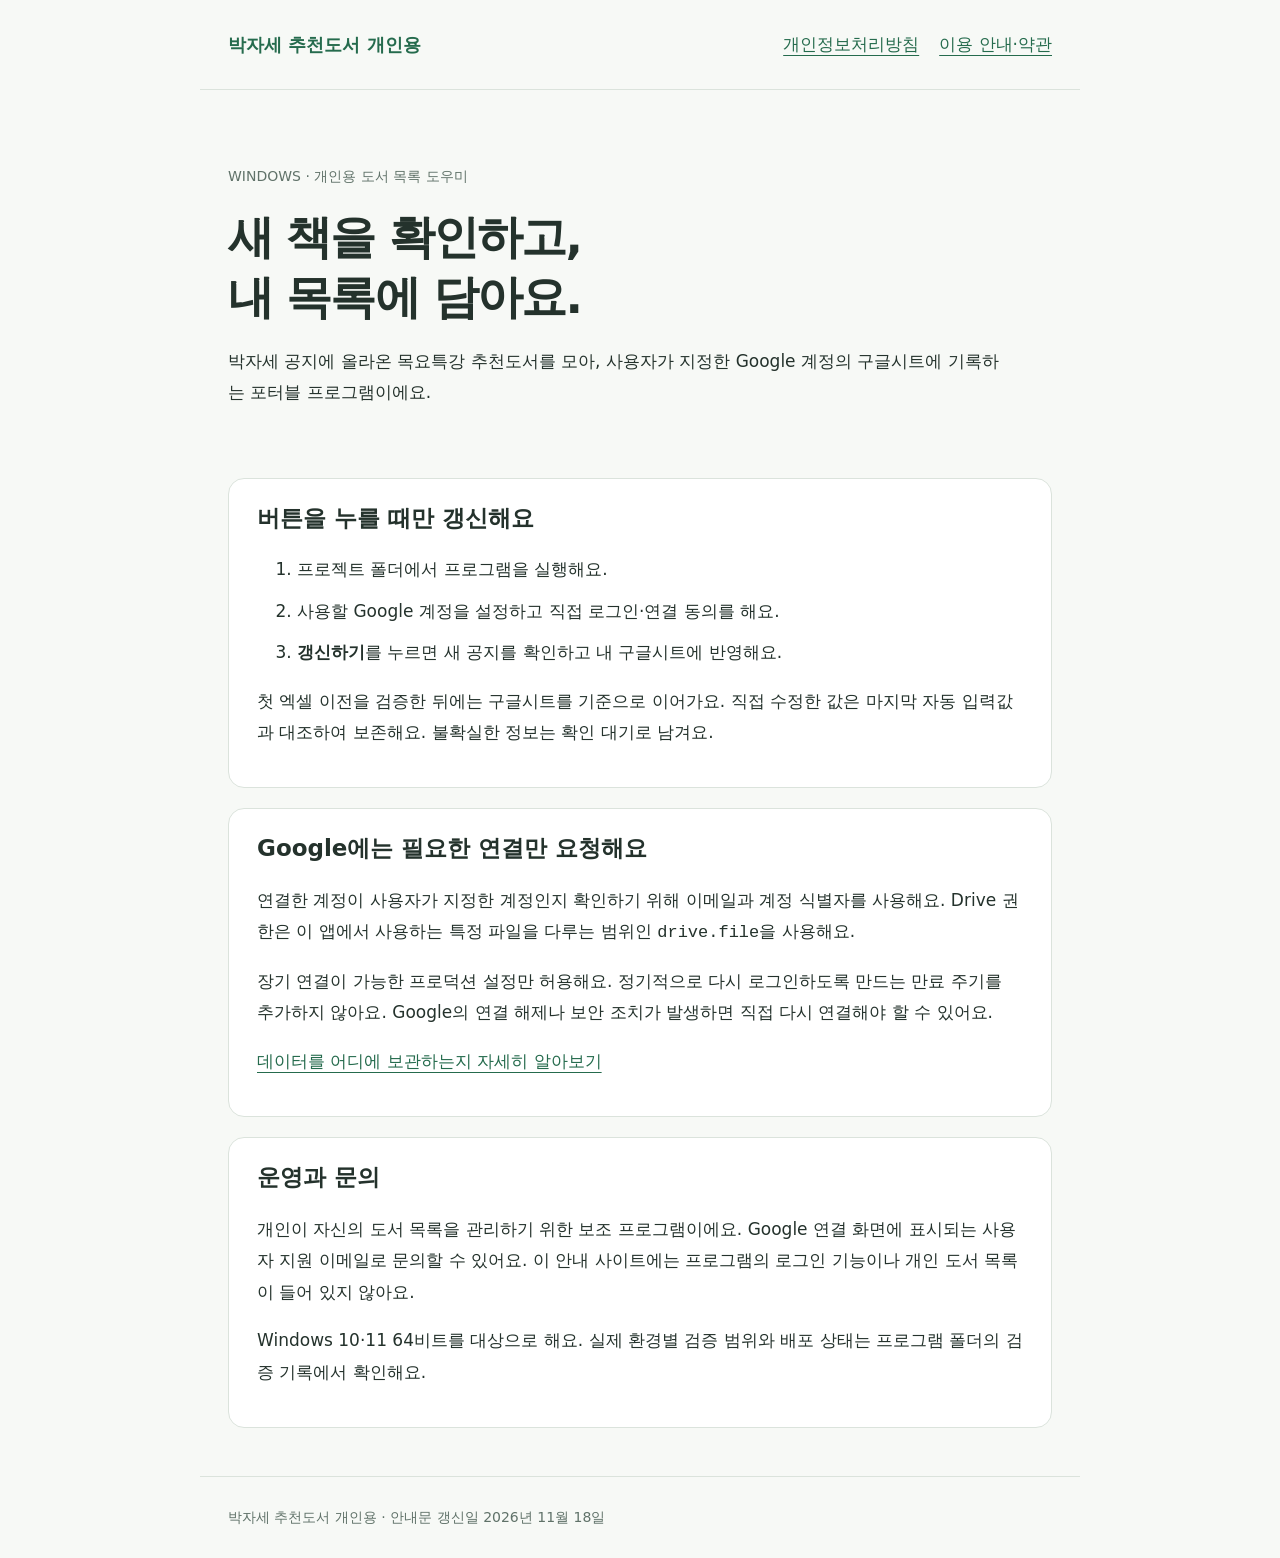
<file: index.html>
<!doctype html><html lang="ko"><head><meta charset="utf-8"><meta name="viewport" content="width=device-width,initial-scale=1"><meta name="robots" content="noindex"><meta name="google-site-verification" content="qgreS5CRWQjdST8vZPT7e9q7LA4gWEt-t7VVPItvecY"><title>박자세 추천도서 개인용</title><meta name="description" content="공지의 추천도서를 내 구글시트에 모으는 Windows 개인용 프로그램의 안내와 개인정보 처리방침이에요."><link rel="stylesheet" href="site.css"></head><body>
<header><a href="index.html">박자세 추천도서 개인용</a><nav aria-label="안내 메뉴"><a href="privacy.html">개인정보처리방침</a><a href="terms.html">이용 안내·약관</a></nav></header>
<main><div class="hero"><p class="eyebrow">WINDOWS · 개인용 도서 목록 도우미</p><h1>새 책을 확인하고,<br>내 목록에 담아요.</h1><p>박자세 공지에 올라온 목요특강 추천도서를 모아, 사용자가 지정한 Google 계정의 구글시트에 기록하는 포터블 프로그램이에요.</p></div>
<section><h2>버튼을 누를 때만 갱신해요</h2><ol><li>프로젝트 폴더에서 프로그램을 실행해요.</li><li>사용할 Google 계정을 설정하고 직접 로그인·연결 동의를 해요.</li><li><strong>갱신하기</strong>를 누르면 새 공지를 확인하고 내 구글시트에 반영해요.</li></ol><p>첫 엑셀 이전을 검증한 뒤에는 구글시트를 기준으로 이어가요. 직접 수정한 값은 마지막 자동 입력값과 대조하여 보존해요. 불확실한 정보는 확인 대기로 남겨요.</p></section>
<section><h2>Google에는 필요한 연결만 요청해요</h2><p>연결한 계정이 사용자가 지정한 계정인지 확인하기 위해 이메일과 계정 식별자를 사용해요. Drive 권한은 이 앱에서 사용하는 특정 파일을 다루는 범위인 <code>drive.file</code>을 사용해요.</p><p>장기 연결이 가능한 프로덕션 설정만 허용해요. 정기적으로 다시 로그인하도록 만드는 만료 주기를 추가하지 않아요. Google의 연결 해제나 보안 조치가 발생하면 직접 다시 연결해야 할 수 있어요.</p><p><a href="privacy.html">데이터를 어디에 보관하는지 자세히 알아보기</a></p></section>
<section><h2>운영과 문의</h2><p>개인이 자신의 도서 목록을 관리하기 위한 보조 프로그램이에요. Google 연결 화면에 표시되는 사용자 지원 이메일로 문의할 수 있어요. 이 안내 사이트에는 프로그램의 로그인 기능이나 개인 도서 목록이 들어 있지 않아요.</p><p>Windows 10·11 64비트를 대상으로 해요. 실제 환경별 검증 범위와 배포 상태는 프로그램 폴더의 검증 기록에서 확인해요.</p></section></main><footer>박자세 추천도서 개인용 · 안내문 갱신일 2026년 11월 18일</footer></body></html>
</file>
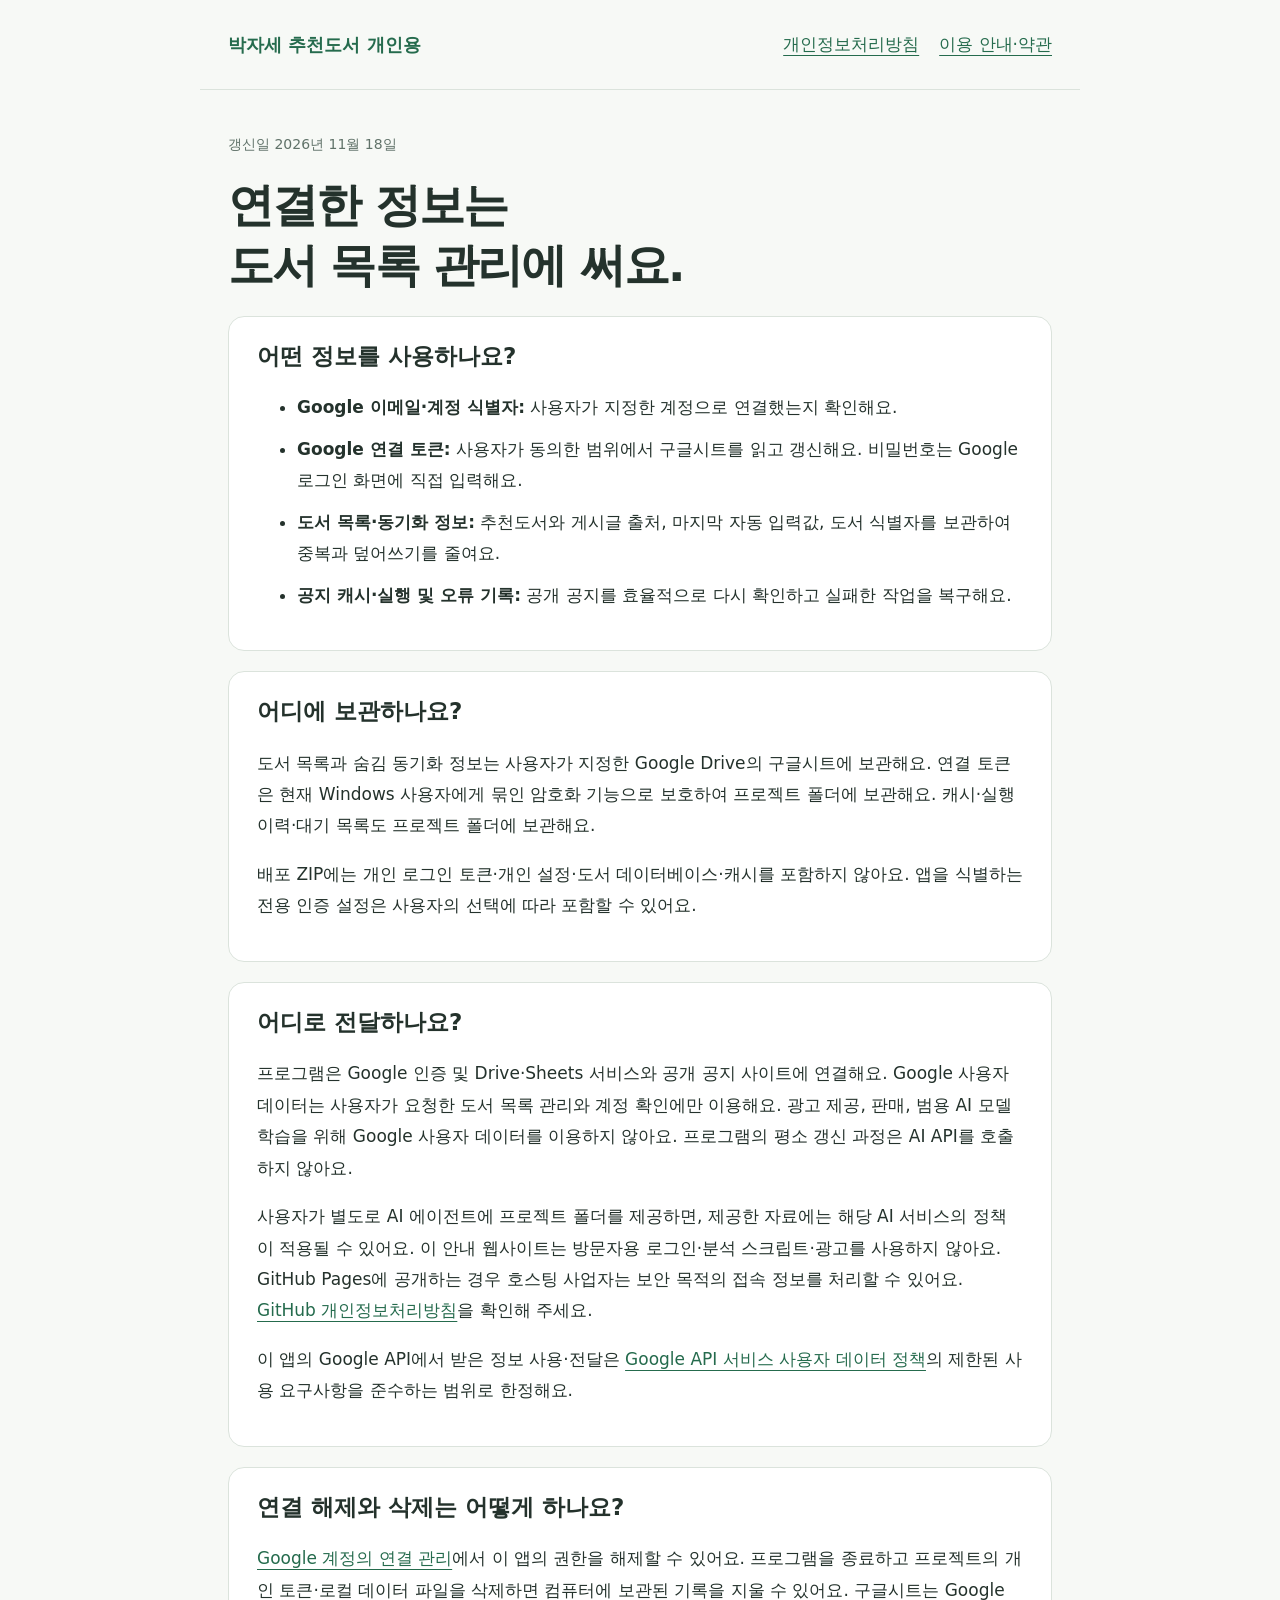
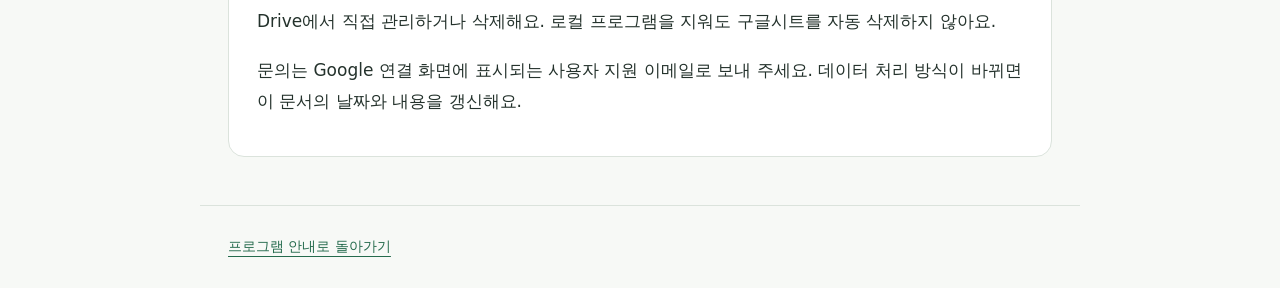
<file: privacy.html>
<!doctype html><html lang="ko"><head><meta charset="utf-8"><meta name="viewport" content="width=device-width,initial-scale=1"><meta name="robots" content="noindex"><title>개인정보처리방침 · 박자세 추천도서 개인용</title><link rel="stylesheet" href="site.css"></head><body><header><a href="index.html">박자세 추천도서 개인용</a><nav aria-label="안내 메뉴"><a href="privacy.html" aria-current="page">개인정보처리방침</a><a href="terms.html">이용 안내·약관</a></nav></header><main><p class="eyebrow">갱신일 2026년 11월 18일</p><h1>연결한 정보는<br>도서 목록 관리에 써요.</h1>
<section><h2>어떤 정보를 사용하나요?</h2><ul><li><strong>Google 이메일·계정 식별자:</strong> 사용자가 지정한 계정으로 연결했는지 확인해요.</li><li><strong>Google 연결 토큰:</strong> 사용자가 동의한 범위에서 구글시트를 읽고 갱신해요. 비밀번호는 Google 로그인 화면에 직접 입력해요.</li><li><strong>도서 목록·동기화 정보:</strong> 추천도서와 게시글 출처, 마지막 자동 입력값, 도서 식별자를 보관하여 중복과 덮어쓰기를 줄여요.</li><li><strong>공지 캐시·실행 및 오류 기록:</strong> 공개 공지를 효율적으로 다시 확인하고 실패한 작업을 복구해요.</li></ul></section>
<section><h2>어디에 보관하나요?</h2><p>도서 목록과 숨김 동기화 정보는 사용자가 지정한 Google Drive의 구글시트에 보관해요. 연결 토큰은 현재 Windows 사용자에게 묶인 암호화 기능으로 보호하여 프로젝트 폴더에 보관해요. 캐시·실행 이력·대기 목록도 프로젝트 폴더에 보관해요.</p><p>배포 ZIP에는 개인 로그인 토큰·개인 설정·도서 데이터베이스·캐시를 포함하지 않아요. 앱을 식별하는 전용 인증 설정은 사용자의 선택에 따라 포함할 수 있어요.</p></section>
<section><h2>어디로 전달하나요?</h2><p>프로그램은 Google 인증 및 Drive·Sheets 서비스와 공개 공지 사이트에 연결해요. Google 사용자 데이터는 사용자가 요청한 도서 목록 관리와 계정 확인에만 이용해요. 광고 제공, 판매, 범용 AI 모델 학습을 위해 Google 사용자 데이터를 이용하지 않아요. 프로그램의 평소 갱신 과정은 AI API를 호출하지 않아요.</p><p>사용자가 별도로 AI 에이전트에 프로젝트 폴더를 제공하면, 제공한 자료에는 해당 AI 서비스의 정책이 적용될 수 있어요. 이 안내 웹사이트는 방문자용 로그인·분석 스크립트·광고를 사용하지 않아요. GitHub Pages에 공개하는 경우 호스팅 사업자는 보안 목적의 접속 정보를 처리할 수 있어요. <a href="https://docs.github.com/en/site-policy/privacy-policies/github-general-privacy-statement">GitHub 개인정보처리방침</a>을 확인해 주세요.</p><p>이 앱의 Google API에서 받은 정보 사용·전달은 <a href="https://developers.google.com/terms/api-services-user-data-policy">Google API 서비스 사용자 데이터 정책</a>의 제한된 사용 요구사항을 준수하는 범위로 한정해요.</p></section>
<section><h2>연결 해제와 삭제는 어떻게 하나요?</h2><p><a href="https://myaccount.google.com/connections">Google 계정의 연결 관리</a>에서 이 앱의 권한을 해제할 수 있어요. 프로그램을 종료하고 프로젝트의 개인 토큰·로컬 데이터 파일을 삭제하면 컴퓨터에 보관된 기록을 지울 수 있어요. 구글시트는 Google Drive에서 직접 관리하거나 삭제해요. 로컬 프로그램을 지워도 구글시트를 자동 삭제하지 않아요.</p><p>문의는 Google 연결 화면에 표시되는 사용자 지원 이메일로 보내 주세요. 데이터 처리 방식이 바뀌면 이 문서의 날짜와 내용을 갱신해요.</p></section></main><footer><a href="index.html">프로그램 안내로 돌아가기</a></footer></body></html>
</file>
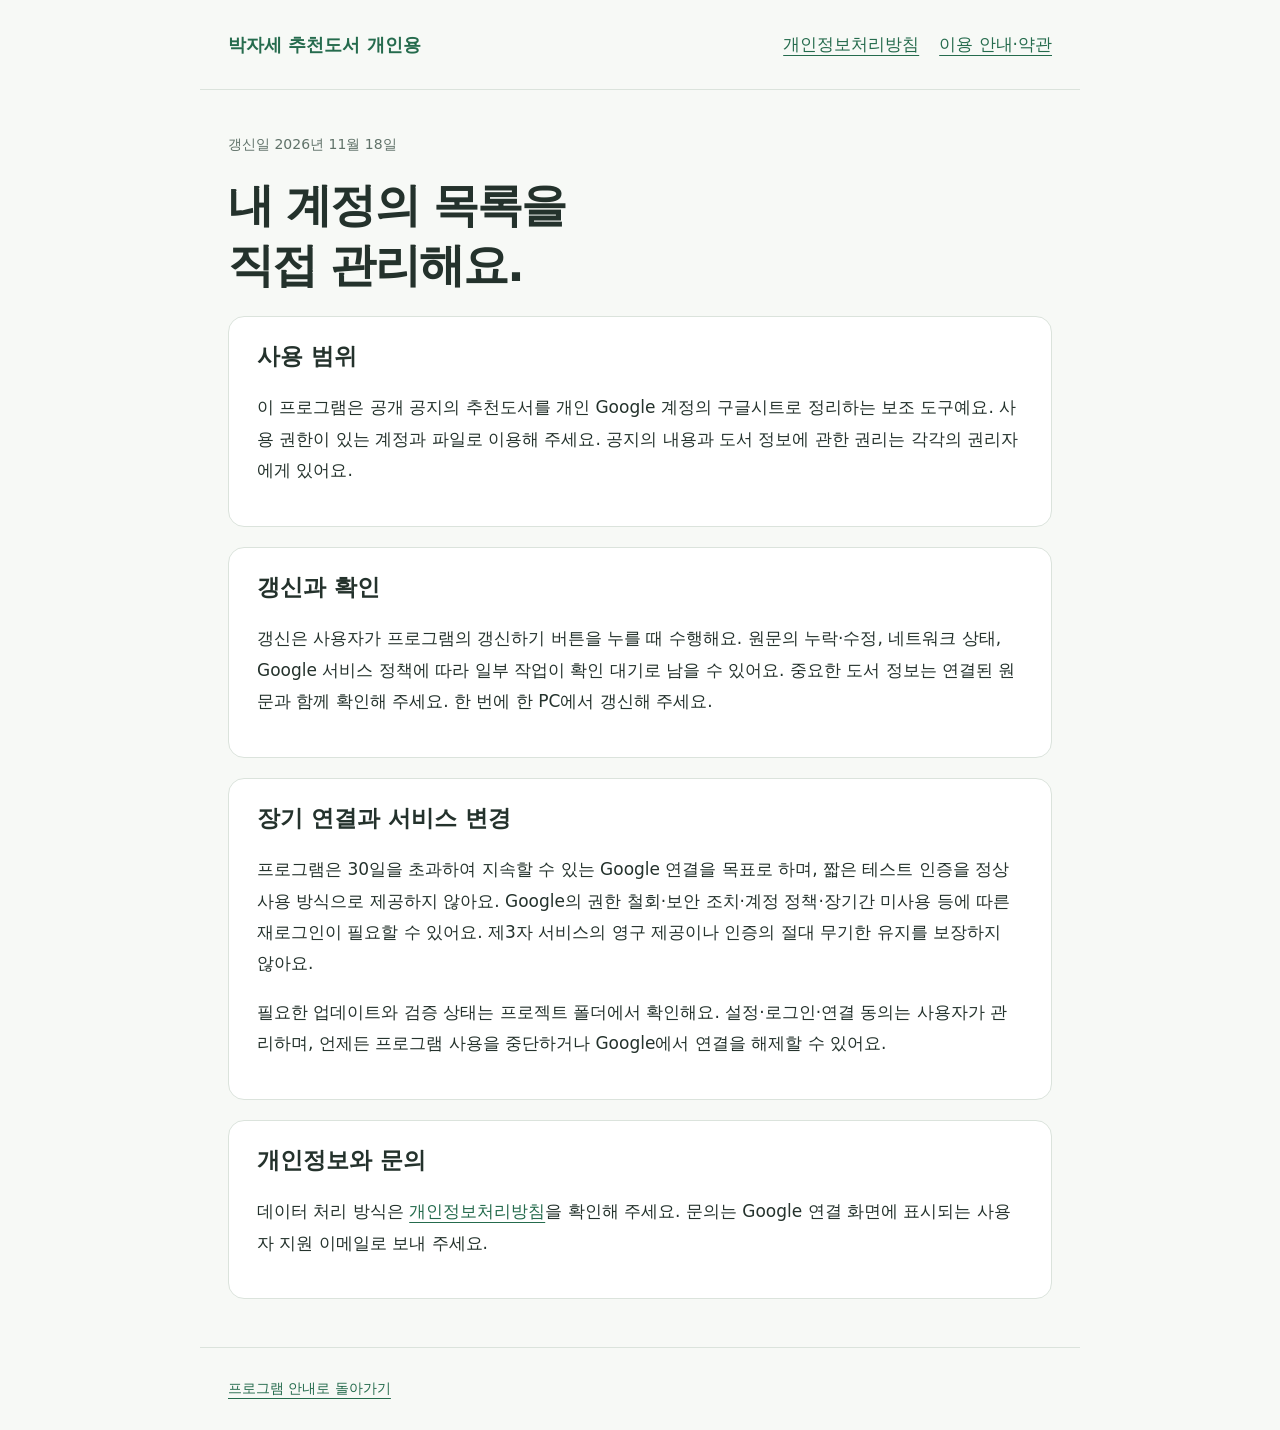
<file: terms.html>
<!doctype html><html lang="ko"><head><meta charset="utf-8"><meta name="viewport" content="width=device-width,initial-scale=1"><meta name="robots" content="noindex"><title>이용 안내·약관 · 박자세 추천도서 개인용</title><link rel="stylesheet" href="site.css"></head><body><header><a href="index.html">박자세 추천도서 개인용</a><nav aria-label="안내 메뉴"><a href="privacy.html">개인정보처리방침</a><a href="terms.html" aria-current="page">이용 안내·약관</a></nav></header><main><p class="eyebrow">갱신일 2026년 11월 18일</p><h1>내 계정의 목록을<br>직접 관리해요.</h1><section><h2>사용 범위</h2><p>이 프로그램은 공개 공지의 추천도서를 개인 Google 계정의 구글시트로 정리하는 보조 도구예요. 사용 권한이 있는 계정과 파일로 이용해 주세요. 공지의 내용과 도서 정보에 관한 권리는 각각의 권리자에게 있어요.</p></section><section><h2>갱신과 확인</h2><p>갱신은 사용자가 프로그램의 갱신하기 버튼을 누를 때 수행해요. 원문의 누락·수정, 네트워크 상태, Google 서비스 정책에 따라 일부 작업이 확인 대기로 남을 수 있어요. 중요한 도서 정보는 연결된 원문과 함께 확인해 주세요. 한 번에 한 PC에서 갱신해 주세요.</p></section><section><h2>장기 연결과 서비스 변경</h2><p>프로그램은 30일을 초과하여 지속할 수 있는 Google 연결을 목표로 하며, 짧은 테스트 인증을 정상 사용 방식으로 제공하지 않아요. Google의 권한 철회·보안 조치·계정 정책·장기간 미사용 등에 따른 재로그인이 필요할 수 있어요. 제3자 서비스의 영구 제공이나 인증의 절대 무기한 유지를 보장하지 않아요.</p><p>필요한 업데이트와 검증 상태는 프로젝트 폴더에서 확인해요. 설정·로그인·연결 동의는 사용자가 관리하며, 언제든 프로그램 사용을 중단하거나 Google에서 연결을 해제할 수 있어요.</p></section><section><h2>개인정보와 문의</h2><p>데이터 처리 방식은 <a href="privacy.html">개인정보처리방침</a>을 확인해 주세요. 문의는 Google 연결 화면에 표시되는 사용자 지원 이메일로 보내 주세요.</p></section></main><footer><a href="index.html">프로그램 안내로 돌아가기</a></footer></body></html>
</file>
<file: site.css>
:root{color-scheme:light;--ink:#24322c;--muted:#607269;--green:#256b4d;--paper:#f7f9f6;--line:#dbe3dc}*{box-sizing:border-box}body{margin:0;background:var(--paper);color:var(--ink);font:17px/1.85 system-ui,'Malgun Gothic',sans-serif}header,main,footer{max-width:880px;margin:auto;padding:28px}header{display:flex;justify-content:space-between;gap:24px;align-items:center;border-bottom:1px solid var(--line)}nav{display:flex;gap:20px;flex-wrap:wrap}a{color:var(--green);text-underline-offset:5px}header>a{font-size:18px;font-weight:700;text-decoration:none}h1{font-size:clamp(30px,6vw,46px);line-height:1.3;letter-spacing:-.04em;margin:18px 0}h2{font-size:23px;line-height:1.5;margin-top:30px}p,li{max-width:72ch}.eyebrow,.muted{color:var(--muted);font-size:14px}.hero{padding:32px 0}section{background:white;border:1px solid var(--line);border-radius:16px;padding:22px 28px;margin:20px 0}section h2:first-child{margin-top:0}li{margin-bottom:10px}footer{font-size:14px;color:var(--muted);border-top:1px solid var(--line)}@media(max-width:600px){header{align-items:flex-start;flex-direction:column;gap:10px}header,main,footer{padding:22px}section{padding:20px}nav{gap:14px}}
</file>
